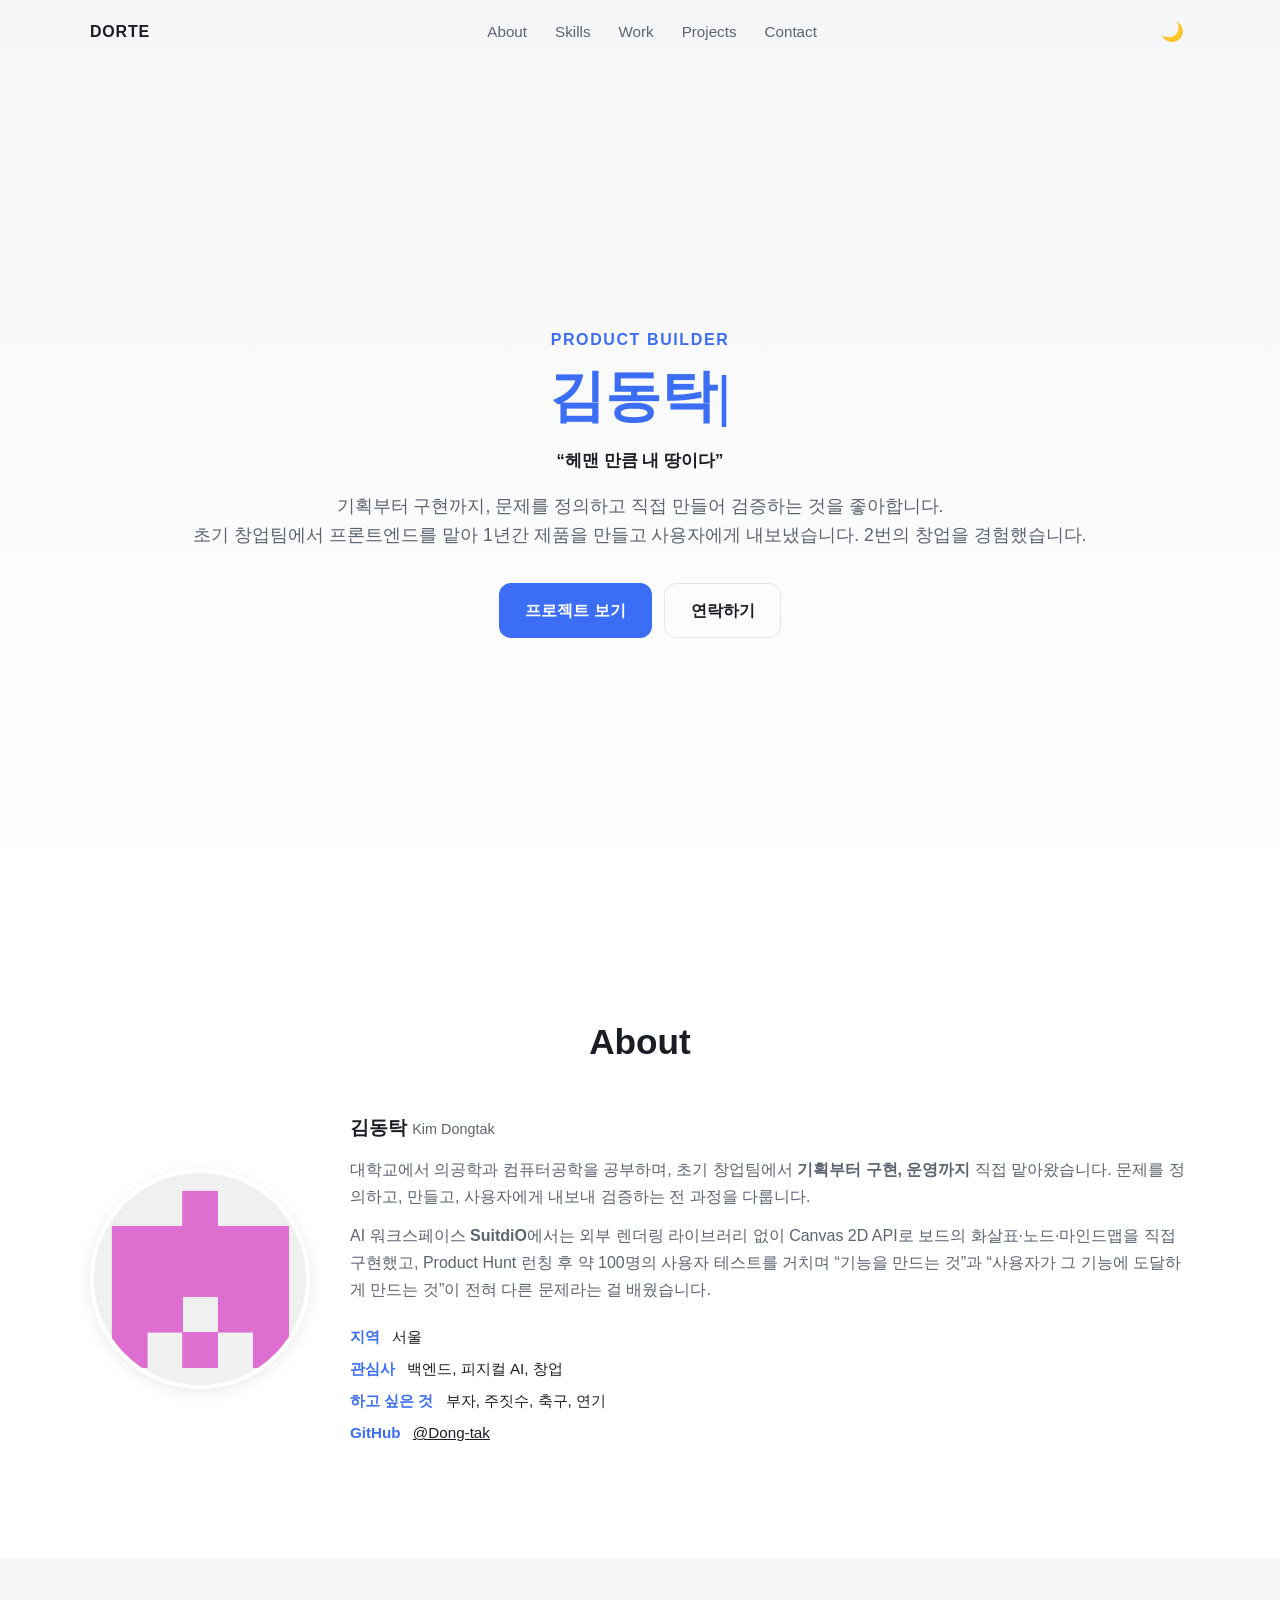
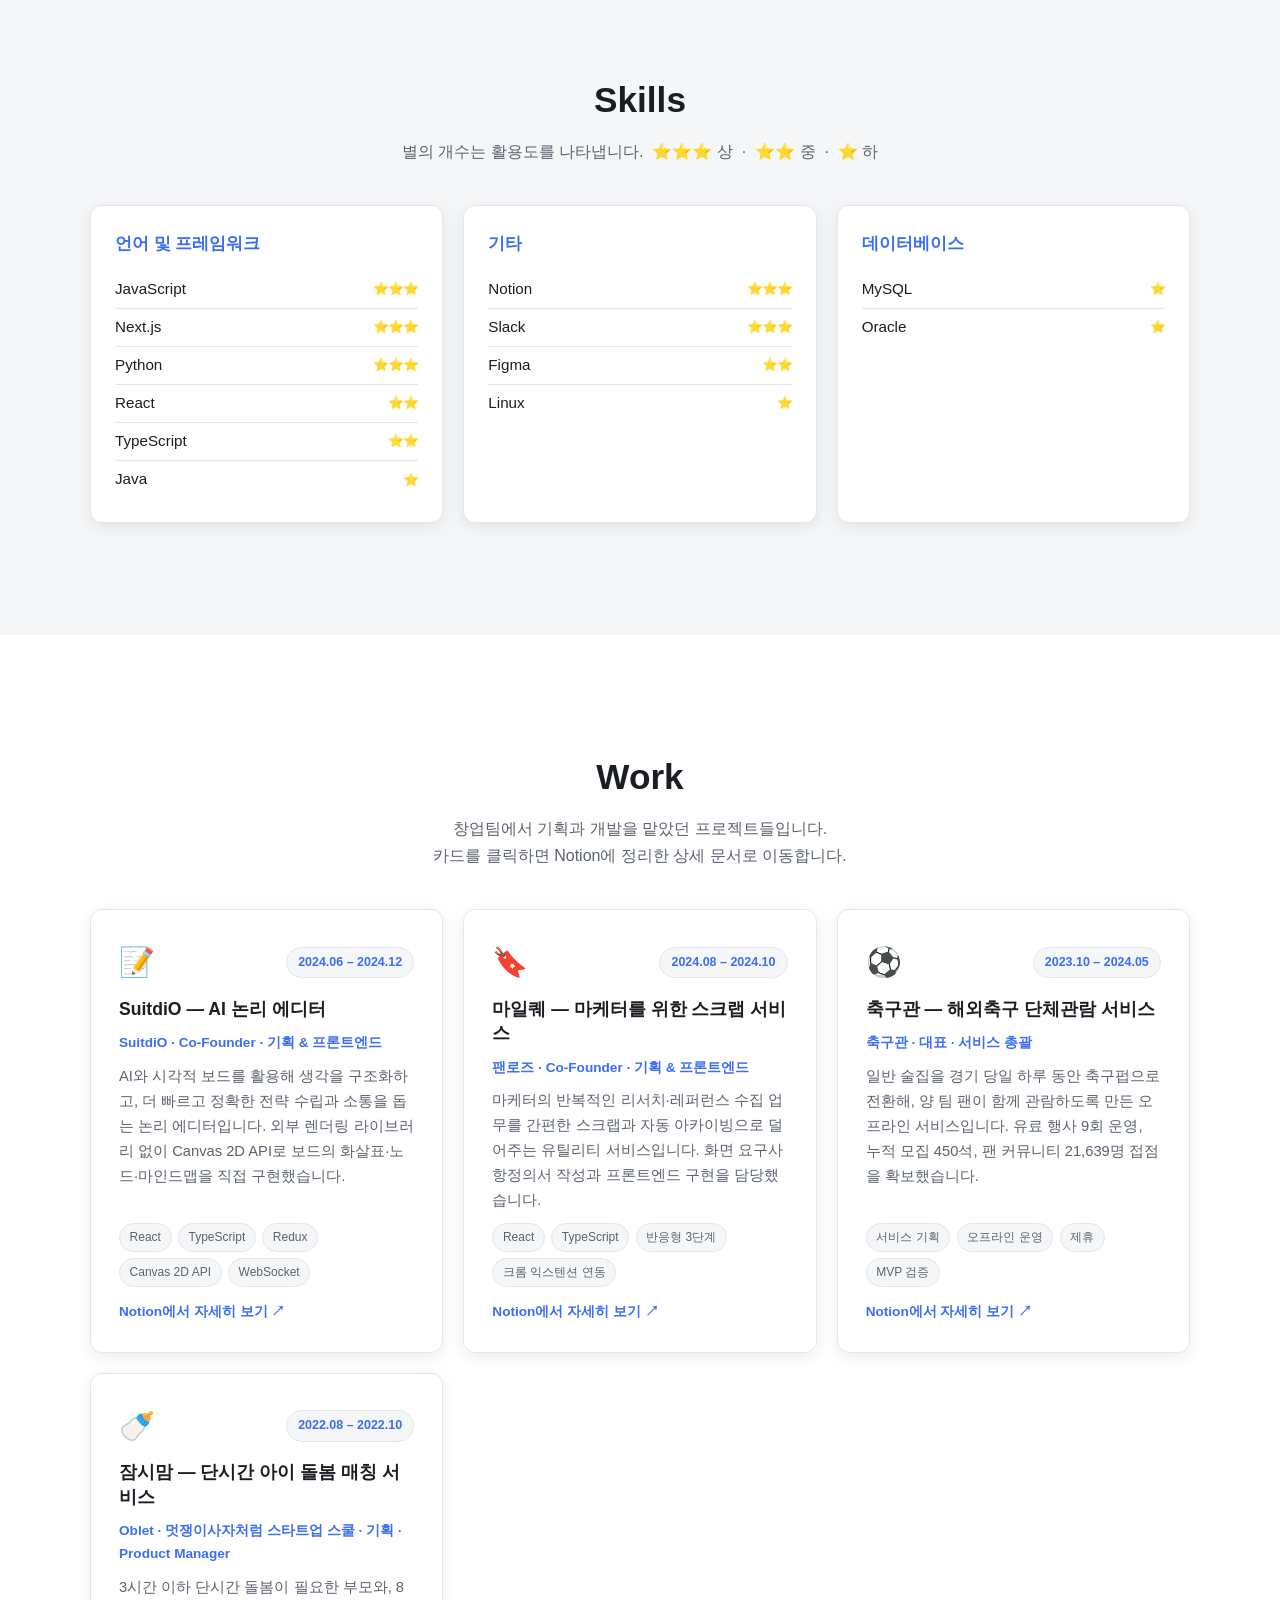
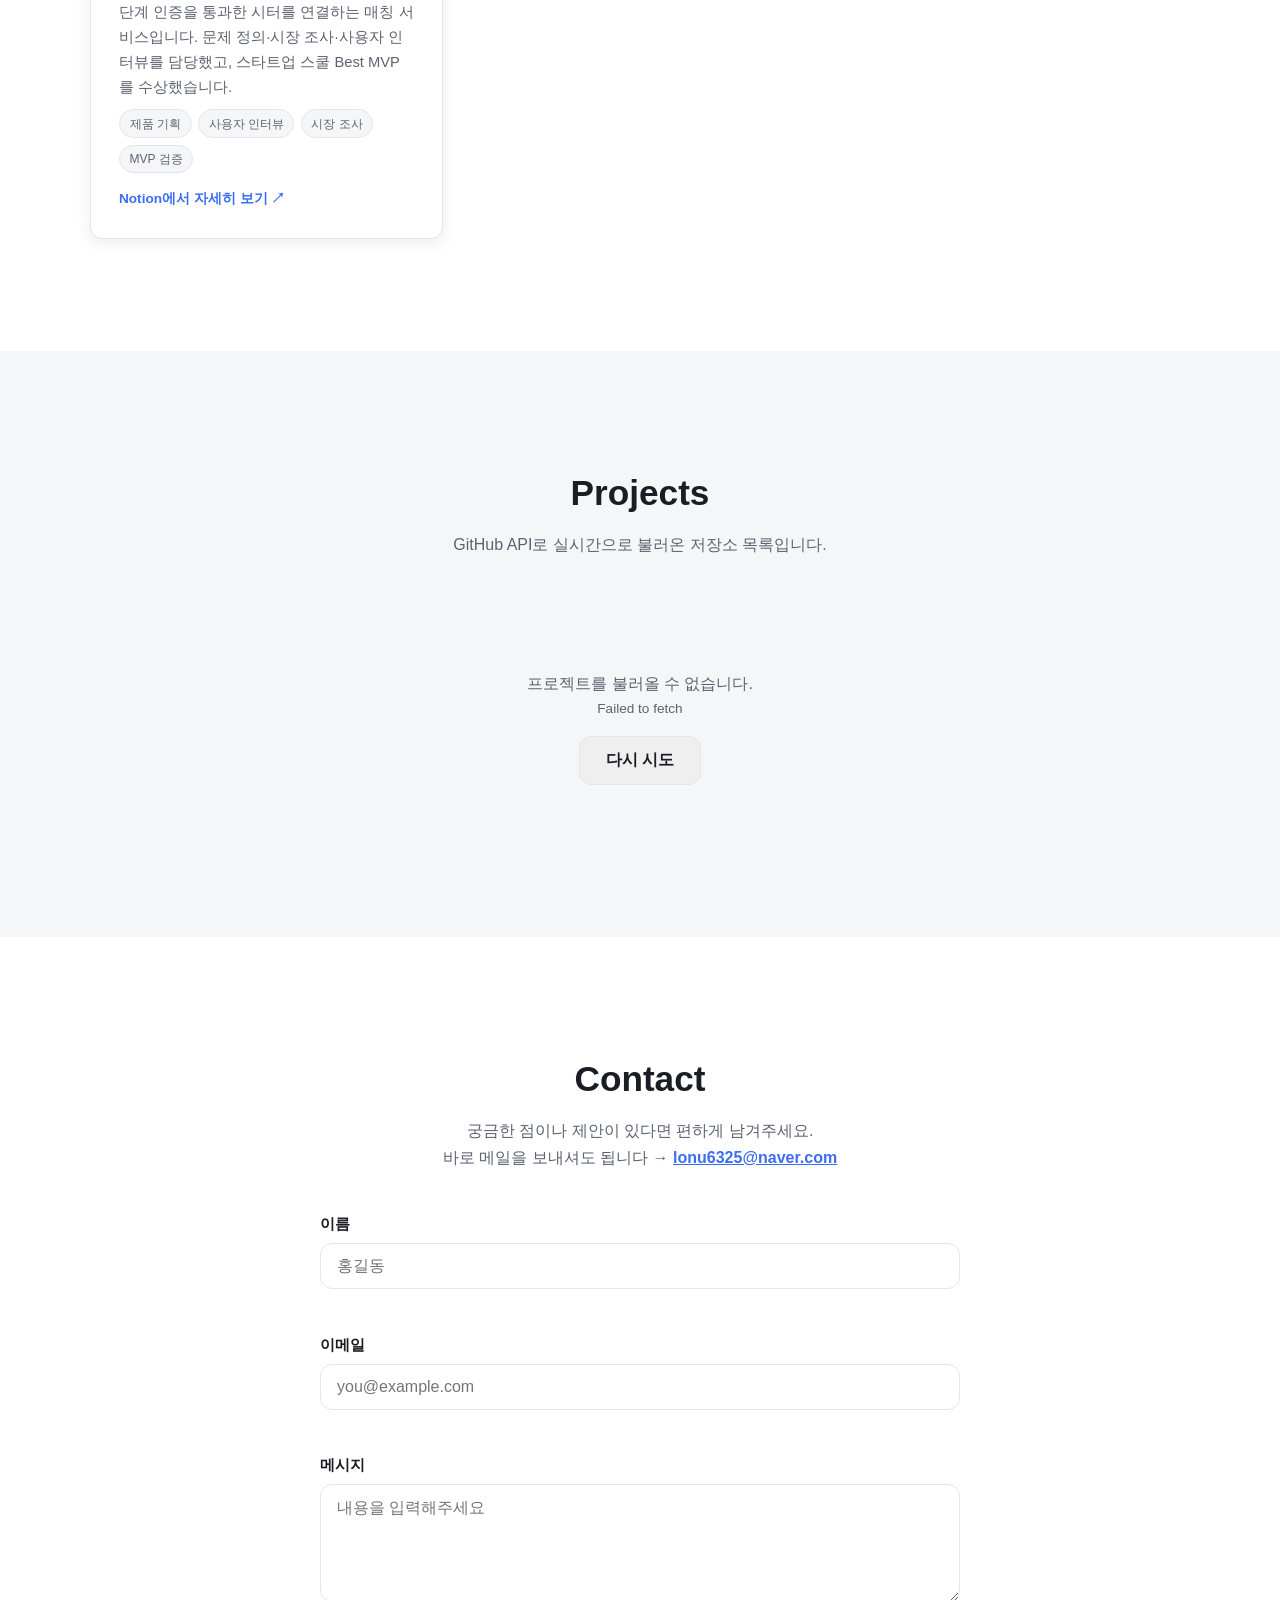
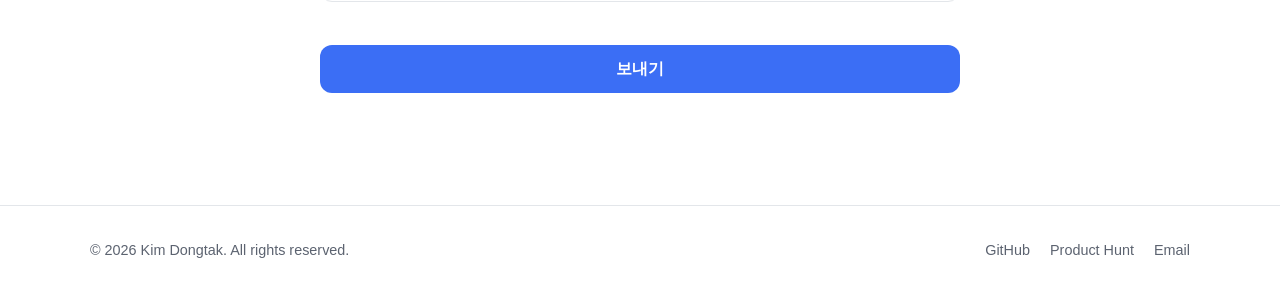
<file: B1-1/index.html>
<!DOCTYPE html>
<html lang="ko" data-theme="light">
<head>
  <meta charset="UTF-8">
  <meta name="viewport" content="width=device-width, initial-scale=1.0">
  <title>김동탁 | Product Builder</title>
  <meta name="description" content="김동탁 포트폴리오 - 기획부터 구현까지 직접 만들어 검증하는 프로덕트 빌더">
  <link rel="stylesheet" href="css/style.css">
  <script src="js/projects-data.js" defer></script>
  <script src="js/main.js" defer></script>
</head>
<body>

  <header class="header" id="header">
    <nav class="nav" aria-label="주요 메뉴">
      <a href="#hero" class="nav__logo">DORTE</a>

      <ul class="nav__menu" id="navMenu">
        <li><a href="#about" class="nav__link">About</a></li>
        <li><a href="#skills" class="nav__link">Skills</a></li>
        <li><a href="#work" class="nav__link">Work</a></li>
        <li><a href="#projects" class="nav__link">Projects</a></li>
        <li><a href="#contact" class="nav__link">Contact</a></li>
      </ul>

      <div class="nav__actions">
        <button type="button" class="theme-toggle" id="themeToggle"
                aria-label="다크 모드 전환">🌙</button>
        <button type="button" class="hamburger" id="hamburger"
                aria-label="메뉴 열기" aria-expanded="false" aria-controls="navMenu">
          <span></span><span></span><span></span>
        </button>
      </div>
    </nav>
  </header>

  <main>

    <section class="hero" id="hero">
      <div class="container hero__inner">
        <p class="hero__greeting">PRODUCT BUILDER</p>
        <h1 class="hero__title">
          <span class="hero__name" id="typing"></span><span class="cursor">|</span>
        </h1>
        <p class="hero__motto">&ldquo;헤맨 만큼 내 땅이다&rdquo;</p>
        <p class="hero__desc">
          기획부터 구현까지, 문제를 정의하고 직접 만들어 검증하는 것을 좋아합니다.<br>
          초기 창업팀에서 프론트엔드를 맡아 1년간 제품을 만들고 사용자에게 내보냈습니다.
          2번의 창업을 경험했습니다.
        </p>
        <div class="hero__cta">
          <a href="#projects" class="btn btn--primary">프로젝트 보기</a>
          <a href="#contact" class="btn btn--ghost">연락하기</a>
        </div>
      </div>
    </section>

    <section class="section" id="about">
      <div class="container">
        <h2 class="section__title">About</h2>
        <div class="about">
          <img src="images/profile.png" alt="김동탁 프로필 사진" class="about__photo" width="220" height="220">
          <div class="about__text">
            <h3>김동탁 <span class="about__en">Kim Dongtak</span></h3>
            <p>
              대학교에서 의공학과 컴퓨터공학을 공부하며, 초기 창업팀에서
              <strong>기획부터 구현, 운영까지</strong> 직접 맡아왔습니다.
              문제를 정의하고, 만들고, 사용자에게 내보내 검증하는 전 과정을 다룹니다.
            </p>
            <p>
              AI 워크스페이스 <strong>SuitdiO</strong>에서는 외부 렌더링 라이브러리 없이
              Canvas 2D API로 보드의 화살표·노드·마인드맵을 직접 구현했고,
              Product Hunt 런칭 후 약 100명의 사용자 테스트를 거치며
              &ldquo;기능을 만드는 것&rdquo;과 &ldquo;사용자가 그 기능에 도달하게 만드는 것&rdquo;이
              전혀 다른 문제라는 걸 배웠습니다.
            </p>
            <ul class="about__meta">
              <li><strong>지역</strong> 서울</li>
              <li><strong>관심사</strong> 백엔드, 피지컬 AI, 창업 </li>
              <li><strong>하고 싶은 것</strong> 부자, 주짓수, 축구, 연기 </li>
              <li><strong>GitHub</strong> <a href="https://github.com/Dong-tak" target="_blank" rel="noopener">@Dong-tak</a></li>
            </ul>
          </div>
        </div>

      </div>
    </section>

    <section class="section section--alt" id="skills">
      <div class="container">
        <h2 class="section__title">Skills</h2>
        <p class="section__desc">
          별의 개수는 활용도를 나타냅니다. &nbsp;⭐⭐⭐ 상 &nbsp;·&nbsp; ⭐⭐ 중 &nbsp;·&nbsp; ⭐ 하
        </p>
        <div class="skills">

          <article class="skill-card">
            <h3>언어 및 프레임워크</h3>
            <ul class="skill-list">
              <li><span>JavaScript</span><span class="stars" aria-label="상">⭐⭐⭐</span></li>
              <li><span>Next.js</span><span class="stars" aria-label="상">⭐⭐⭐</span></li>
              <li><span>Python</span><span class="stars" aria-label="상">⭐⭐⭐</span></li>
              <li><span>React</span><span class="stars" aria-label="중">⭐⭐</span></li>
              <li><span>TypeScript</span><span class="stars" aria-label="중">⭐⭐</span></li>
              <li><span>Java</span><span class="stars" aria-label="하">⭐</span></li>
            </ul>
          </article>

          <article class="skill-card">
            <h3>기타</h3>
            <ul class="skill-list">
              <li><span>Notion</span><span class="stars" aria-label="상">⭐⭐⭐</span></li>
              <li><span>Slack</span><span class="stars" aria-label="상">⭐⭐⭐</span></li>
              <li><span>Figma</span><span class="stars" aria-label="중">⭐⭐</span></li>
              <li><span>Linux</span><span class="stars" aria-label="하">⭐</span></li>
            </ul>
          </article>

          <article class="skill-card">
            <h3>데이터베이스</h3>
            <ul class="skill-list">
              <li><span>MySQL</span><span class="stars" aria-label="하">⭐</span></li>
              <li><span>Oracle</span><span class="stars" aria-label="하">⭐</span></li>
            </ul>
          </article>

        </div>
      </div>
    </section>

    <section class="section" id="work">
      <div class="container">
        <h2 class="section__title">Work</h2>
        <p class="section__desc">
          창업팀에서 기획과 개발을 맡았던 프로젝트들입니다.<br>
          카드를 클릭하면 Notion에 정리한 상세 문서로 이동합니다.
        </p>
        <div class="work" id="workList"></div>
      </div>
    </section>

    <section class="section section--alt" id="projects">
      <div class="container">
        <h2 class="section__title">Projects</h2>
        <p class="section__desc">GitHub API로 실시간으로 불러온 저장소 목록입니다.</p>

        <div class="filters" id="filters" hidden></div>

        <div id="projectsState" class="state" role="status" aria-live="polite">
          <div class="spinner" aria-hidden="true"></div>
          <p>프로젝트를 불러오는 중...</p>
        </div>

        <div class="projects" id="projectList"></div>
      </div>
    </section>

    <section class="section" id="contact">
      <div class="container container--narrow">
        <h2 class="section__title">Contact</h2>
        <p class="section__desc">
          궁금한 점이나 제안이 있다면 편하게 남겨주세요.<br>
          바로 메일을 보내셔도 됩니다 &rarr;
          <a href="mailto:lonu6325@naver.com" class="contact__mail">lonu6325@naver.com</a>
        </p>

        <form class="form" id="contactForm" novalidate>
          <div class="field">
            <label for="name">이름</label>
            <input type="text" id="name" name="name" placeholder="홍길동">
            <p class="error" id="nameError"></p>
          </div>

          <div class="field">
            <label for="email">이메일</label>
            <input type="email" id="email" name="email" placeholder="you@example.com">
            <p class="error" id="emailError"></p>
          </div>

          <div class="field">
            <label for="message">메시지</label>
            <textarea id="message" name="message" rows="5" placeholder="내용을 입력해주세요"></textarea>
            <p class="error" id="messageError"></p>
          </div>

          <button type="submit" class="btn btn--primary btn--full">보내기</button>
          <p class="success" id="formSuccess" hidden>✅ 메시지가 전송되었습니다. 감사합니다!</p>
        </form>
      </div>
    </section>

  </main>

  <footer class="footer">
    <div class="container footer__inner">
      <p>&copy; 2026 Kim Dongtak. All rights reserved.</p>
      <ul class="footer__links">
        <li><a href="https://github.com/Dong-tak" target="_blank" rel="noopener">GitHub</a></li>
        <li><a href="https://www.producthunt.com/products/suitdio" target="_blank" rel="noopener">Product Hunt</a></li>
        <li><a href="mailto:lonu6325@naver.com">Email</a></li>
      </ul>
    </div>
  </footer>

  <button type="button" class="to-top" id="toTop" aria-label="맨 위로 이동">↑</button>

</body>
</html>
</file>
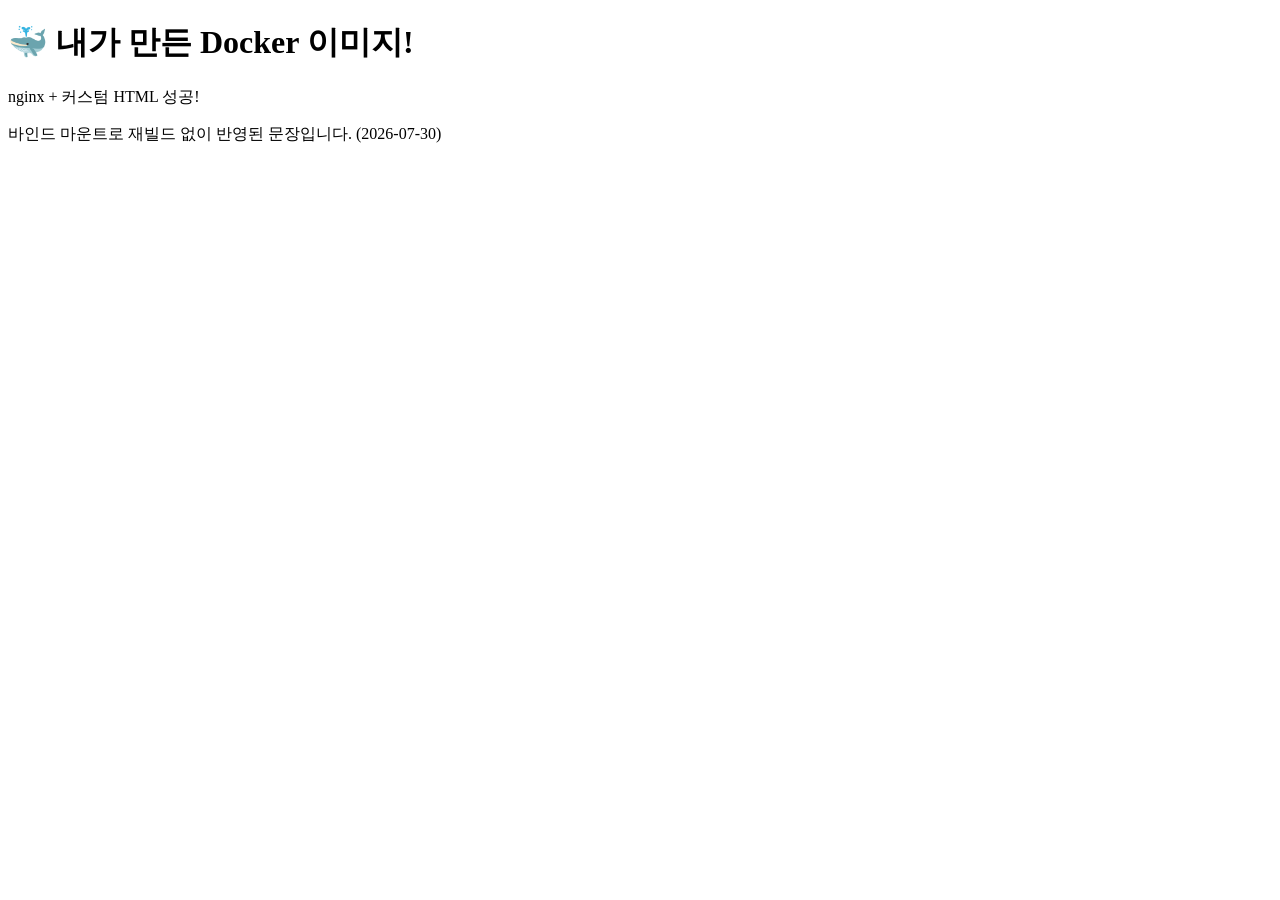
<file: E1-1/my-web/index.html>
<!DOCTYPE html>
<html lang="ko">
<head>
  <meta charset="UTF-8">
  <title>My Docker Page</title>
</head>
<body>
  <h1>🐳 내가 만든 Docker 이미지!</h1>
  <p>nginx + 커스텀 HTML 성공!</p>
  <p>바인드 마운트로 재빌드 없이 반영된 문장입니다. (2026-07-30)</p>
</body>
</html>
</file>
<file: B1-1/css/style.css>
/* ===== CSS 변수: 색상 · 폰트 · 간격을 한 곳에서 관리 ===== */
:root {
  --bg: #ffffff;
  --bg-alt: #f5f6f8;
  --surface: #ffffff;
  --text: #1a1d23;
  --text-muted: #5c6370;
  --primary: #3b6ef5;
  --primary-dark: #2b53c4;
  --border: #e3e6ea;
  --shadow: 0 4px 16px rgba(0, 0, 0, 0.08);
  --shadow-hover: 0 10px 28px rgba(0, 0, 0, 0.14);

  --font: -apple-system, BlinkMacSystemFont, "Apple SD Gothic Neo", "Segoe UI", sans-serif;
  --space: 1rem;
  --radius: 12px;
  --header-h: 64px;
  --transition: 0.25s ease;
}

/* 다크 모드: 변수 값만 갈아끼우면 전체 화면이 바뀐다 */
[data-theme="dark"] {
  --bg: #14171c;
  --bg-alt: #1b1f26;
  --surface: #1f242c;
  --text: #e8eaed;
  --text-muted: #a3aab6;
  --primary: #6b93ff;
  --primary-dark: #557ae6;
  --border: #2e343d;
  --shadow: 0 4px 16px rgba(0, 0, 0, 0.4);
  --shadow-hover: 0 10px 28px rgba(0, 0, 0, 0.55);
}

* { box-sizing: border-box; margin: 0; padding: 0; }

html { scroll-behavior: smooth; scroll-padding-top: var(--header-h); }

body {
  font-family: var(--font);
  background: var(--bg);
  color: var(--text);
  line-height: 1.7;
  transition: background var(--transition), color var(--transition);
}

img { max-width: 100%; display: block; }
ul { list-style: none; }
a { color: inherit; text-decoration: none; }

.container {
  width: min(100% - 2.5rem, 1100px);
  margin-inline: auto;
}
.container--narrow { width: min(100% - 2.5rem, 640px); }

/* ===== 헤더 · 네비게이션 (Flexbox) ===== */
.header {
  position: fixed;
  inset: 0 0 auto 0;
  height: var(--header-h);
  z-index: 100;
  background: transparent;
  transition: background var(--transition), box-shadow var(--transition);
}

/* 스크롤 60px 이상에서 JS가 이 클래스를 붙인다 */
.header.scrolled {
  background: var(--surface);
  box-shadow: var(--shadow);
}

.nav {
  height: 100%;
  width: min(100% - 2.5rem, 1100px);
  margin-inline: auto;
  display: flex;                    /* 로고 왼쪽, 메뉴 오른쪽 */
  align-items: center;
  justify-content: space-between;
}

.nav__logo { font-weight: 800; letter-spacing: 0.05em; }

.nav__menu {
  display: flex;
  gap: 1.75rem;
}

.nav__link {
  color: var(--text-muted);
  font-size: 0.95rem;
  transition: color var(--transition);
}
.nav__link:hover { color: var(--primary); }

.nav__actions { display: flex; align-items: center; gap: 0.5rem; }

.theme-toggle,
.hamburger {
  background: none;
  border: none;
  cursor: pointer;
  font-size: 1.15rem;
  padding: 0.4rem;
  color: var(--text);
}

.hamburger { display: flex; flex-direction: column; gap: 5px; }
.hamburger span {
  width: 22px; height: 2px;
  background: var(--text);
  transition: transform var(--transition), opacity var(--transition);
}
/* 열렸을 때 X 모양으로 */
.hamburger.active span:nth-child(1) { transform: translateY(7px) rotate(45deg); }
.hamburger.active span:nth-child(2) { opacity: 0; }
.hamburger.active span:nth-child(3) { transform: translateY(-7px) rotate(-45deg); }

/* ===== 버튼 ===== */
.btn {
  display: inline-block;
  padding: 0.8rem 1.6rem;
  border-radius: var(--radius);
  border: 1px solid transparent;
  font-weight: 600;
  cursor: pointer;
  font-size: 1rem;
  font-family: inherit;
  transition: transform var(--transition), background var(--transition), box-shadow var(--transition);
}
.btn--primary { background: var(--primary); color: #fff; }
.btn--primary:hover { background: var(--primary-dark); transform: translateY(-2px); box-shadow: var(--shadow-hover); }
.btn--ghost { border-color: var(--border); color: var(--text); }
.btn--ghost:hover { border-color: var(--primary); color: var(--primary); transform: translateY(-2px); }
.btn--full { width: 100%; }

/* ===== Hero ===== */
.hero {
  min-height: 100svh;
  display: grid;
  place-items: center;
  text-align: center;
  padding-top: var(--header-h);
  background: linear-gradient(180deg, var(--bg-alt), var(--bg));
}
.hero__greeting { color: var(--primary); font-weight: 600; letter-spacing: 0.1em; }
.hero__title { font-size: clamp(2rem, 7vw, 3.5rem); line-height: 1.25; margin: 0.5rem 0 1rem; }
.hero__name { color: var(--primary); }
.cursor { animation: blink 1s step-end infinite; color: var(--primary); font-weight: 300; }
@keyframes blink { 50% { opacity: 0; } }
.hero__motto {
  font-size: 1.05rem;
  font-weight: 600;
  color: var(--text);
  margin-bottom: 1rem;
}
.hero__desc { color: var(--text-muted); margin-bottom: 2rem; }
.hero__cta { display: flex; gap: 0.75rem; justify-content: center; flex-wrap: wrap; }

/* ===== 공통 섹션 ===== */
.section { padding: 5rem 0; }
.section--alt { background: var(--bg-alt); }
.section__title {
  font-size: clamp(1.6rem, 4vw, 2.2rem);
  margin-bottom: 0.5rem;
  text-align: center;
}
.section__desc { text-align: center; color: var(--text-muted); margin-bottom: 2.5rem; }
.section__title + .about,
.section__title + .skills { margin-top: 2.5rem; }

/* 스크롤 애니메이션: 기본은 숨김, 화면에 들어오면 .visible 부여 */
.section, .project-card {
  opacity: 0;
  transform: translateY(24px);
  transition: opacity 0.6s ease, transform 0.6s ease;
}
.section.visible, .project-card.visible { opacity: 1; transform: none; }
.hero { opacity: 1; transform: none; }

/* ===== About ===== */
.about { display: grid; gap: 2rem; justify-items: center; text-align: center; }
.about__photo {
  width: 180px; height: 180px;
  border-radius: 50%;
  object-fit: cover;
  border: 4px solid var(--surface);
  box-shadow: var(--shadow);
}
.about__text h3 { margin-bottom: 0.75rem; }
.about__text p { color: var(--text-muted); margin-bottom: 0.75rem; }
.about__en { font-weight: 400; color: var(--text-muted); font-size: 0.9rem; }
.about__meta { margin-top: 1.25rem; display: grid; gap: 0.4rem; font-size: 0.95rem; }
.about__meta strong { color: var(--primary); margin-right: 0.5rem; }
.about__meta a { text-decoration: underline; }

/* ===== Skills ===== */
.skills { display: grid; gap: 1.25rem; }
.skill-card {
  background: var(--surface);
  border: 1px solid var(--border);
  border-radius: var(--radius);
  padding: 1.5rem;
  box-shadow: var(--shadow);
  transition: transform var(--transition), box-shadow var(--transition);
}
.skill-card:hover { transform: translateY(-4px); box-shadow: var(--shadow-hover); }
.skill-card h3 { color: var(--primary); margin-bottom: 0.75rem; font-size: 1.05rem; }
.skill-card li { color: var(--text-muted); font-size: 0.95rem; }

/* ===== Skills 목록 (별점) ===== */
.skill-list li {
  display: flex;
  justify-content: space-between;
  align-items: center;
  gap: 0.75rem;
  padding: 0.35rem 0;
  color: var(--text);
  font-size: 0.95rem;
}
.skill-list li + li { border-top: 1px solid var(--border); }
.stars { font-size: 0.8rem; letter-spacing: -1px; white-space: nowrap; }

/* ===== Work: 주요 프로젝트 카드 ===== */
.work {
  display: grid;
  grid-template-columns: repeat(auto-fit, minmax(280px, 1fr));
  gap: 1.25rem;
}
.work-card {
  background: var(--surface);
  border: 1px solid var(--border);
  border-radius: var(--radius);
  padding: 1.75rem;
  box-shadow: var(--shadow);
  cursor: pointer;
  display: flex;
  flex-direction: column;
  gap: 0.6rem;
  transition: transform var(--transition), box-shadow var(--transition), border-color var(--transition);
}
.work-card:hover,
.work-card:focus-visible {
  transform: translateY(-6px);
  box-shadow: var(--shadow-hover);
  border-color: var(--primary);
  outline: none;
}
.work-card__head { display: flex; align-items: center; justify-content: space-between; gap: 0.75rem; }
.work-card__emoji { font-size: 1.8rem; }
.work-card__period {
  font-size: 0.78rem;
  font-weight: 700;
  color: var(--primary);
  background: var(--bg-alt);
  border: 1px solid var(--border);
  border-radius: 999px;
  padding: 0.25rem 0.7rem;
  white-space: nowrap;
  font-variant-numeric: tabular-nums;
}
.work-card h3 { font-size: 1.1rem; line-height: 1.4; }
.work-card__meta { font-size: 0.85rem; color: var(--primary); font-weight: 600; }
.work-card__summary { color: var(--text-muted); font-size: 0.92rem; flex-grow: 1; }
.work-card__tags { display: flex; flex-wrap: wrap; gap: 0.4rem; }
.work-card__tags li {
  font-size: 0.75rem;
  padding: 0.2rem 0.6rem;
  border-radius: 999px;
  background: var(--bg-alt);
  color: var(--text-muted);
  border: 1px solid var(--border);
}
.work-card__more { font-size: 0.85rem; color: var(--primary); font-weight: 600; margin-top: 0.25rem; }

/* ===== Projects (Grid) ===== */
.filters { display: flex; flex-wrap: wrap; gap: 0.5rem; justify-content: center; margin-bottom: 2rem; }
.filter-btn {
  padding: 0.45rem 1rem;
  border: 1px solid var(--border);
  border-radius: 999px;
  background: var(--surface);
  color: var(--text-muted);
  font-family: inherit;
  font-size: 0.9rem;
  cursor: pointer;
  transition: all var(--transition);
}
.filter-btn:hover { border-color: var(--primary); color: var(--primary); }
.filter-btn.active { background: var(--primary); border-color: var(--primary); color: #fff; }

.projects {
  display: grid;
  grid-template-columns: repeat(auto-fit, minmax(260px, 1fr));
  gap: 1.25rem;
}

.project-card {
  background: var(--surface);
  border: 1px solid var(--border);
  border-radius: var(--radius);
  padding: 1.5rem;
  box-shadow: var(--shadow);
  display: flex;
  flex-direction: column;
  gap: 0.6rem;
  transition: transform var(--transition), box-shadow var(--transition), opacity 0.6s ease;
}
.project-card:hover,
.project-card:focus-visible {
  transform: translateY(-6px);
  box-shadow: var(--shadow-hover);
  border-color: var(--primary);
  outline: none;
}
.project-card h3 { font-size: 1.1rem; }
.project-card:hover h3 { color: var(--primary); }
.project-card__more { font-size: 0.85rem; color: var(--primary); font-weight: 600; }
.project-card__desc { color: var(--text-muted); font-size: 0.92rem; flex-grow: 1; }
.project-card__meta { display: flex; gap: 1rem; font-size: 0.85rem; color: var(--text-muted); }
.project-card__lang::before {
  content: "";
  display: inline-block;
  width: 10px; height: 10px;
  border-radius: 50%;
  background: var(--primary);
  margin-right: 0.4rem;
}

/* ===== 상태 UI (로딩 / 에러 / 빈 상태) ===== */
.state { text-align: center; color: var(--text-muted); padding: 2.5rem 0; }
.state[hidden] { display: none; }
.spinner {
  width: 34px; height: 34px;
  margin: 0 auto 1rem;
  border: 3px solid var(--border);
  border-top-color: var(--primary);
  border-radius: 50%;
  animation: spin 0.8s linear infinite;
}
@keyframes spin { to { transform: rotate(360deg); } }
.state .btn { margin-top: 1rem; }
.state__detail { font-size: 0.85rem; }

/* ===== Contact 폼 ===== */
.form { display: grid; gap: 1.25rem; }
.field { display: grid; gap: 0.4rem; }
.field label { font-weight: 600; font-size: 0.95rem; }
.field input,
.field textarea {
  padding: 0.8rem 1rem;
  border: 1px solid var(--border);
  border-radius: var(--radius);
  background: var(--surface);
  color: var(--text);
  font-family: inherit;
  font-size: 1rem;
  transition: border-color var(--transition);
}
.field input:focus,
.field textarea:focus { outline: none; border-color: var(--primary); }
.field input.invalid,
.field textarea.invalid { border-color: #e05260; }

.contact__mail { color: var(--primary); font-weight: 600; text-decoration: underline; }

.error { color: #e05260; font-size: 0.85rem; min-height: 1.2em; }
.success {
  text-align: center;
  color: #2e9e5b;
  font-weight: 600;
  background: rgba(46, 158, 91, 0.1);
  padding: 0.9rem;
  border-radius: var(--radius);
}
.success[hidden] { display: none; }

/* ===== Footer ===== */
.footer { background: var(--surface); border-top: 1px solid var(--border); padding: 2rem 0; }
.footer__inner { display: grid; gap: 1rem; justify-items: center; text-align: center; color: var(--text-muted); font-size: 0.9rem; }
.footer__links { display: flex; gap: 1.25rem; }
.footer__links a:hover { color: var(--primary); }

/* ===== 스크롤 탑 버튼 ===== */
.to-top {
  position: fixed;
  right: 1.25rem; bottom: 1.25rem;
  width: 44px; height: 44px;
  border-radius: 50%;
  border: none;
  background: var(--primary);
  color: #fff;
  font-size: 1.2rem;
  cursor: pointer;
  box-shadow: var(--shadow);
  opacity: 0;
  visibility: hidden;
  transition: opacity var(--transition), visibility var(--transition), transform var(--transition);
}
.to-top.show { opacity: 1; visibility: visible; }
.to-top:hover { transform: translateY(-3px); background: var(--primary-dark); }

/* =========================================================
   반응형: 모바일 퍼스트로 작성했고, 여기부터 화면을 넓힌다
   ========================================================= */

/* --- 모바일(기본): 메뉴를 숨기고 햄버거로 연다 --- */
.nav__menu {
  position: fixed;
  inset: var(--header-h) 0 auto 0;
  flex-direction: column;
  align-items: center;
  gap: 0;
  background: var(--surface);
  box-shadow: var(--shadow);
  max-height: 0;
  overflow: hidden;
  transition: max-height var(--transition);
}
.nav__menu.active { max-height: 320px; }   /* JS가 classList.toggle('active') */
.nav__menu li { width: 100%; text-align: center; }
.nav__link { display: block; padding: 1rem; }

/* --- 태블릿 768px 이상 --- */
@media (min-width: 768px) {
  .hamburger { display: none; }

  .nav__menu {
    position: static;
    flex-direction: row;
    max-height: none;
    overflow: visible;
    background: none;
    box-shadow: none;
    gap: 1.75rem;
  }
  .nav__link { padding: 0; }

  .about {
    grid-template-columns: 220px 1fr;
    justify-items: start;
    text-align: left;
    align-items: center;
    gap: 2.5rem;
  }
  .about__photo { width: 220px; height: 220px; }

  .skills { grid-template-columns: repeat(3, 1fr); }

  .footer__inner { grid-template-columns: 1fr auto; justify-items: start; }
  .footer__links { justify-self: end; }
}

/* --- 데스크톱 1024px 이상 --- */
@media (min-width: 1024px) {
  .section { padding: 7rem 0; }
  .hero__desc { font-size: 1.1rem; }
}

/* 움직임을 줄이도록 설정한 사용자를 위한 배려 */
@media (prefers-reduced-motion: reduce) {
  html { scroll-behavior: auto; }
  * { transition: none !important; animation: none !important; }
  .section, .project-card { opacity: 1; transform: none; }
}
</file>
